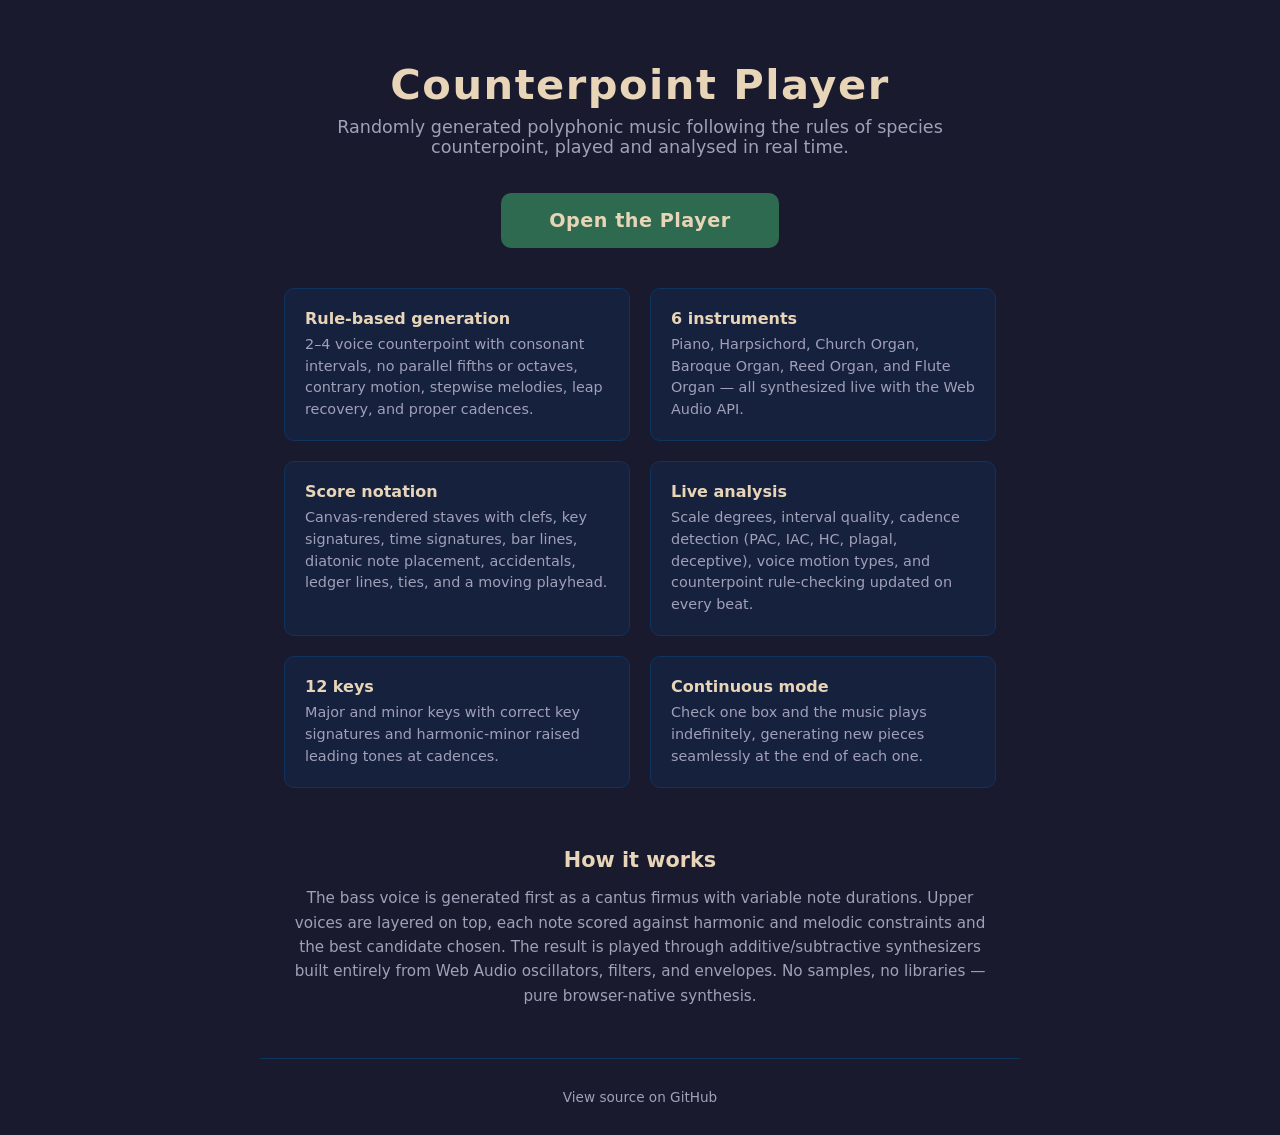
<file: index.html>
<!DOCTYPE html>
<html lang="en">
<head>
  <meta charset="UTF-8">
  <meta name="viewport" content="width=device-width, initial-scale=1.0">
  <title>Counterpoint Player</title>
  <style>
    * { margin: 0; padding: 0; box-sizing: border-box; }

    body {
      font-family: 'Segoe UI', system-ui, -apple-system, sans-serif;
      background: #1a1a2e;
      color: #e0e0e0;
      min-height: 100vh;
      display: flex;
      flex-direction: column;
      align-items: center;
    }

    .hero {
      max-width: 760px;
      padding: 60px 24px 40px;
      text-align: center;
    }

    h1 {
      font-size: 2.6rem;
      color: #e8d5b7;
      letter-spacing: 1.5px;
      margin-bottom: 8px;
    }

    .subtitle {
      font-size: 1.1rem;
      color: #a0a0b8;
      margin-bottom: 36px;
    }

    .launch-btn {
      display: inline-block;
      padding: 16px 48px;
      background: #2d6a4f;
      color: #e8d5b7;
      font-size: 1.2rem;
      font-weight: 700;
      border: none;
      border-radius: 10px;
      text-decoration: none;
      transition: background 0.2s, transform 0.1s;
      cursor: pointer;
      letter-spacing: 0.5px;
    }
    .launch-btn:hover { background: #40916c; transform: translateY(-1px); }
    .launch-btn:active { transform: translateY(0); }

    .features {
      max-width: 760px;
      padding: 0 24px 60px;
      display: grid;
      grid-template-columns: 1fr 1fr;
      gap: 20px;
    }

    .feature {
      background: #16213e;
      border: 1px solid #0f3460;
      border-radius: 10px;
      padding: 20px;
    }

    .feature h3 {
      color: #e8d5b7;
      font-size: 1rem;
      margin-bottom: 6px;
    }

    .feature p {
      color: #a0a0b8;
      font-size: 0.9rem;
      line-height: 1.5;
    }

    .how-it-works {
      max-width: 760px;
      padding: 0 24px 50px;
    }

    .how-it-works h2 {
      color: #e8d5b7;
      font-size: 1.3rem;
      margin-bottom: 14px;
      text-align: center;
    }

    .how-it-works p {
      color: #a0a0b8;
      font-size: 0.95rem;
      line-height: 1.6;
      text-align: center;
    }

    footer {
      padding: 30px 24px;
      text-align: center;
      color: #555;
      font-size: 0.85rem;
      border-top: 1px solid #0f3460;
      width: 100%;
      max-width: 760px;
    }

    footer a {
      color: #a0a0b8;
      text-decoration: none;
    }
    footer a:hover { text-decoration: underline; }

    @media (max-width: 600px) {
      .features { grid-template-columns: 1fr; }
      h1 { font-size: 2rem; }
    }
  </style>
</head>
<body>
  <div class="hero">
    <h1>Counterpoint Player</h1>
    <p class="subtitle">Randomly generated polyphonic music following the rules of species counterpoint, played and analysed in real time.</p>
    <a href="app.html" class="launch-btn">Open the Player</a>
  </div>

  <div class="features">
    <div class="feature">
      <h3>Rule-based generation</h3>
      <p>2&ndash;4 voice counterpoint with consonant intervals, no parallel fifths or octaves, contrary motion, stepwise melodies, leap recovery, and proper cadences.</p>
    </div>
    <div class="feature">
      <h3>6 instruments</h3>
      <p>Piano, Harpsichord, Church Organ, Baroque Organ, Reed Organ, and Flute Organ &mdash; all synthesized live with the Web Audio API.</p>
    </div>
    <div class="feature">
      <h3>Score notation</h3>
      <p>Canvas-rendered staves with clefs, key signatures, time signatures, bar lines, diatonic note placement, accidentals, ledger lines, ties, and a moving playhead.</p>
    </div>
    <div class="feature">
      <h3>Live analysis</h3>
      <p>Scale degrees, interval quality, cadence detection (PAC, IAC, HC, plagal, deceptive), voice motion types, and counterpoint rule-checking updated on every beat.</p>
    </div>
    <div class="feature">
      <h3>12 keys</h3>
      <p>Major and minor keys with correct key signatures and harmonic-minor raised leading tones at cadences.</p>
    </div>
    <div class="feature">
      <h3>Continuous mode</h3>
      <p>Check one box and the music plays indefinitely, generating new pieces seamlessly at the end of each one.</p>
    </div>
  </div>

  <div class="how-it-works">
    <h2>How it works</h2>
    <p>
      The bass voice is generated first as a cantus firmus with variable note durations.
      Upper voices are layered on top, each note scored against harmonic and melodic constraints
      and the best candidate chosen. The result is played through additive/subtractive
      synthesizers built entirely from Web Audio oscillators, filters, and envelopes.
      No samples, no libraries &mdash; pure browser-native synthesis.
    </p>
  </div>

  <footer>
    <a href="https://github.com/BrendanJamesLynskey/Counterpoint">View source on GitHub</a>
  </footer>
</body>
</html>
</file>
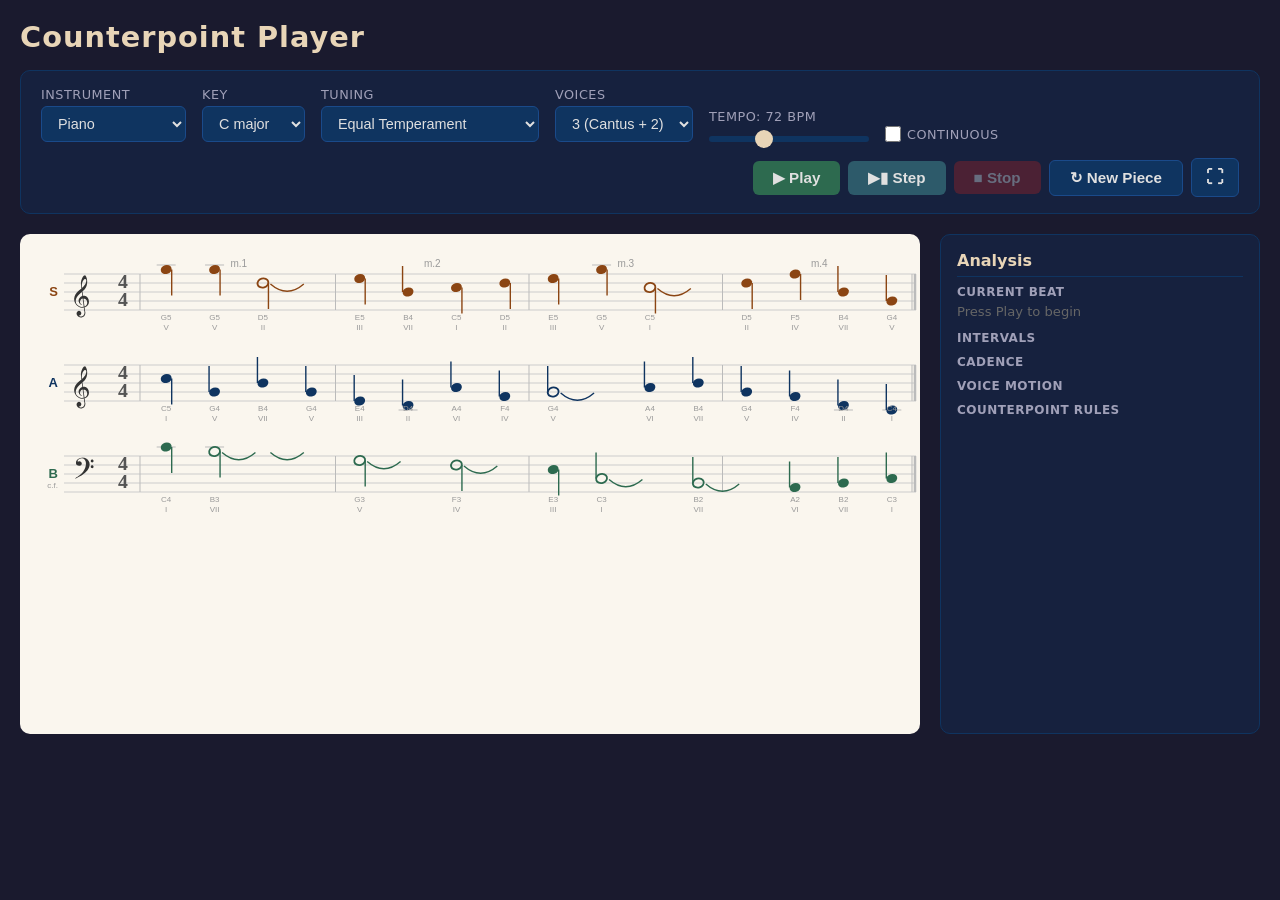
<file: app.html>
<!DOCTYPE html>
<html lang="en">
<head>
  <meta charset="UTF-8">
  <meta name="viewport" content="width=device-width, initial-scale=1.0">
  <title>Counterpoint Player</title>
  <link rel="stylesheet" href="style.css">
</head>
<body>
  <div id="app">
    <header>
      <h1>Counterpoint Player</h1>
      <div class="controls">
        <div class="control-group">
          <label for="instrument">Instrument</label>
          <select id="instrument">
            <option value="piano">Piano</option>
            <option value="harpsichord">Harpsichord</option>
            <option value="church-organ">Church Organ</option>
            <option value="baroque-organ">Baroque Organ</option>
            <option value="reed-organ">Reed Organ</option>
            <option value="flute-organ">Flute Organ</option>
          </select>
        </div>
        <div class="control-group">
          <label for="key-select">Key</label>
          <select id="key-select">
            <option value="C">C major</option>
            <option value="D">D major</option>
            <option value="E">E major</option>
            <option value="F">F major</option>
            <option value="G">G major</option>
            <option value="A">A major</option>
            <option value="Bb">B&#9837; major</option>
            <option value="Cm">C minor</option>
            <option value="Dm">D minor</option>
            <option value="Am">A minor</option>
            <option value="Em">E minor</option>
            <option value="Gm">G minor</option>
          </select>
        </div>
        <div class="control-group">
          <label for="tuning">Tuning</label>
          <select id="tuning">
            <option value="equal">Equal Temperament</option>
            <option value="just-major">Just Intonation (Major)</option>
            <option value="just-minor">Just Intonation (Minor)</option>
            <option value="pythagorean">Pythagorean</option>
            <option value="meantone">Quarter-Comma Meantone</option>
            <option value="werckmeister">Werckmeister III</option>
            <option value="kirnberger">Kirnberger III</option>
          </select>
        </div>
        <div class="control-group">
          <label for="voices">Voices</label>
          <select id="voices">
            <option value="2">2 (Cantus + 1)</option>
            <option value="3" selected>3 (Cantus + 2)</option>
            <option value="4">4 (Cantus + 3)</option>
          </select>
        </div>
        <div class="control-group">
          <label for="tempo">Tempo: <span id="tempo-display">72</span> BPM</label>
          <input type="range" id="tempo" min="30" max="160" value="72">
        </div>
        <div class="control-group">
          <label for="continuous" class="toggle-label">
            <input type="checkbox" id="continuous">
            Continuous
          </label>
        </div>
        <div class="control-group buttons">
          <button id="play-btn" class="btn btn-play">&#9654; Play</button>
          <button id="step-btn" class="btn btn-step">&#9654;&#9646; Step</button>
          <button id="stop-btn" class="btn btn-stop" disabled>&#9632; Stop</button>
          <button id="generate-btn" class="btn btn-generate">&#8635; New Piece</button>
          <button id="fullscreen-btn" class="btn btn-fullscreen" title="Full screen">&#x26F6;</button>
        </div>
      </div>
    </header>

    <main>
      <div id="score-container">
        <canvas id="score-canvas"></canvas>
      </div>
      <div id="analysis-panel">
        <h2>Analysis</h2>
        <div id="current-beat" class="analysis-section">
          <h3>Current Beat</h3>
          <div id="beat-info"></div>
        </div>
        <div id="interval-analysis" class="analysis-section">
          <h3>Intervals</h3>
          <div id="interval-info"></div>
        </div>
        <div id="cadence-analysis" class="analysis-section">
          <h3>Cadence</h3>
          <div id="cadence-info"></div>
        </div>
        <div id="motion-analysis" class="analysis-section">
          <h3>Voice Motion</h3>
          <div id="motion-info"></div>
        </div>
        <div id="rule-analysis" class="analysis-section">
          <h3>Counterpoint Rules</h3>
          <div id="rule-info"></div>
        </div>
      </div>
    </main>
  </div>

  <script src="music-theory.js"></script>
  <script src="counterpoint.js"></script>
  <script src="instruments.js"></script>
  <script src="score-renderer.js"></script>
  <script src="analysis.js"></script>
  <script src="app.js"></script>
</body>
</html>
</file>
<file: style.css>
* {
  margin: 0;
  padding: 0;
  box-sizing: border-box;
}

body {
  font-family: 'Segoe UI', system-ui, -apple-system, sans-serif;
  background: #1a1a2e;
  color: #e0e0e0;
  min-height: 100vh;
}

#app {
  max-width: 1400px;
  margin: 0 auto;
  padding: 20px;
}

header {
  margin-bottom: 20px;
}

h1 {
  font-size: 1.8rem;
  color: #e8d5b7;
  margin-bottom: 16px;
  letter-spacing: 1px;
}

.controls {
  display: flex;
  flex-wrap: wrap;
  gap: 16px;
  align-items: flex-end;
  background: #16213e;
  padding: 16px 20px;
  border-radius: 10px;
  border: 1px solid #0f3460;
}

.control-group {
  display: flex;
  flex-direction: column;
  gap: 4px;
}

.control-group label {
  font-size: 0.8rem;
  color: #a0a0b8;
  text-transform: uppercase;
  letter-spacing: 0.5px;
}

select, input[type="range"] {
  background: #0f3460;
  color: #e0e0e0;
  border: 1px solid #1a4a8a;
  border-radius: 6px;
  padding: 8px 12px;
  font-size: 0.9rem;
  cursor: pointer;
}

select:hover, select:focus {
  border-color: #e8d5b7;
  outline: none;
}

input[type="range"] {
  width: 160px;
  height: 6px;
  padding: 0;
  -webkit-appearance: none;
  appearance: none;
  border: none;
  border-radius: 3px;
  margin-top: 8px;
}

input[type="range"]::-webkit-slider-thumb {
  -webkit-appearance: none;
  width: 18px;
  height: 18px;
  border-radius: 50%;
  background: #e8d5b7;
  cursor: pointer;
}

.toggle-label {
  display: flex;
  align-items: center;
  gap: 6px;
  cursor: pointer;
  font-size: 0.9rem;
  color: #a0a0b8;
  padding-top: 6px;
}

.toggle-label input[type="checkbox"] {
  width: 16px;
  height: 16px;
  accent-color: #e8d5b7;
  cursor: pointer;
}

.buttons {
  flex-direction: row;
  gap: 8px;
  align-items: center;
  margin-left: auto;
}

.btn {
  padding: 8px 20px;
  border: none;
  border-radius: 6px;
  font-size: 0.95rem;
  cursor: pointer;
  transition: all 0.2s;
  font-weight: 600;
}

.btn:disabled {
  opacity: 0.4;
  cursor: not-allowed;
}

.btn-play {
  background: #2d6a4f;
  color: #e0e0e0;
}
.btn-play:hover:not(:disabled) { background: #40916c; }

.btn-step {
  background: #2d5a6a;
  color: #e0e0e0;
}
.btn-step:hover:not(:disabled) { background: #3d7a8a; }

.btn-stop {
  background: #9b2226;
  color: #e0e0e0;
}
.btn-stop:hover:not(:disabled) { background: #bb3e42; }

.btn-generate {
  background: #0f3460;
  color: #e0e0e0;
  border: 1px solid #1a4a8a;
}
.btn-generate:hover { background: #1a4a8a; }

.btn-fullscreen {
  background: #0f3460;
  color: #e0e0e0;
  border: 1px solid #1a4a8a;
  font-size: 1.1rem;
  padding: 8px 14px;
}
.btn-fullscreen:hover { background: #1a4a8a; }

main {
  display: grid;
  grid-template-columns: 1fr 320px;
  gap: 20px;
  min-height: 500px;
}

#score-container {
  background: #faf6ee;
  border-radius: 10px;
  padding: 12px 16px;
  overflow: hidden;
  height: 500px;
}

#score-canvas {
  display: block;
  width: 100%;
}

#analysis-panel {
  background: #16213e;
  border-radius: 10px;
  padding: 16px;
  border: 1px solid #0f3460;
  overflow-y: auto;
  max-height: 80vh;
}

#analysis-panel h2 {
  color: #e8d5b7;
  font-size: 1rem;
  margin-bottom: 8px;
  padding-bottom: 6px;
  border-bottom: 1px solid #0f3460;
}

.analysis-section {
  margin-bottom: 10px;
}

.analysis-section h3 {
  color: #a0a0b8;
  font-size: 0.75rem;
  text-transform: uppercase;
  letter-spacing: 0.5px;
  margin-bottom: 4px;
}

.analysis-section > div {
  font-size: 0.82rem;
  line-height: 1.4;
}

.degree {
  display: inline-block;
  background: #0f3460;
  padding: 2px 8px;
  border-radius: 4px;
  margin: 2px;
  font-family: 'Times New Roman', serif;
  font-size: 1rem;
}

.cadence-label {
  display: inline-block;
  background: #2d6a4f;
  padding: 4px 10px;
  border-radius: 4px;
  color: #e8d5b7;
  font-weight: 600;
}

.motion-type {
  display: inline-block;
  padding: 2px 8px;
  border-radius: 4px;
  margin: 2px;
  font-size: 0.85rem;
}

.motion-contrary { background: #2d6a4f; }
.motion-oblique { background: #0f3460; }
.motion-similar { background: #6a4f2d; }
.motion-parallel { background: #6a2d2d; }

.rule-ok {
  color: #52b788;
}
.rule-violation {
  color: #e07070;
}

.note-label {
  font-family: 'Times New Roman', serif;
}

.voice-label {
  font-weight: 600;
  color: #e8d5b7;
}

.playhead-indicator {
  color: #e8d5b7;
  font-weight: bold;
}

/* ── Fullscreen mode ────────────────────────────────── */

.app-fullscreen {
  background: #1a1a2e;
  max-width: none !important;
  padding: 12px 20px;
  display: flex;
  flex-direction: column;
  height: 100vh;
  overflow: hidden;
  position: fixed;
  top: 0;
  left: 0;
  width: 100vw;
  z-index: 9999;
}

.app-fullscreen header {
  margin-bottom: 10px;
  flex-shrink: 0;
}

.app-fullscreen h1 {
  display: none;
}

.app-fullscreen main {
  flex: 1;
  min-height: 0;
  grid-template-columns: 1fr 300px;
}

.app-fullscreen #score-container {
  height: auto;
  flex: 1;
  min-height: 0;
}

.app-fullscreen #analysis-panel {
  max-height: none;
  overflow-y: auto;
  padding: 12px;
}

.app-fullscreen #analysis-panel h2 {
  font-size: 0.9rem;
  margin-bottom: 6px;
  padding-bottom: 4px;
}

.app-fullscreen .analysis-section {
  margin-bottom: 6px;
}

.app-fullscreen .analysis-section h3 {
  font-size: 0.7rem;
  margin-bottom: 2px;
}

.app-fullscreen .analysis-section > div {
  font-size: 0.78rem;
  line-height: 1.3;
}

.app-fullscreen .degree {
  padding: 1px 5px;
  font-size: 0.85rem;
}

.app-fullscreen .motion-type {
  padding: 1px 6px;
  font-size: 0.78rem;
}

.app-fullscreen .cadence-label {
  padding: 2px 8px;
  font-size: 0.82rem;
}

@media (max-width: 900px) {
  main {
    grid-template-columns: 1fr;
  }
  #analysis-panel {
    max-height: 400px;
  }
}
</file>
